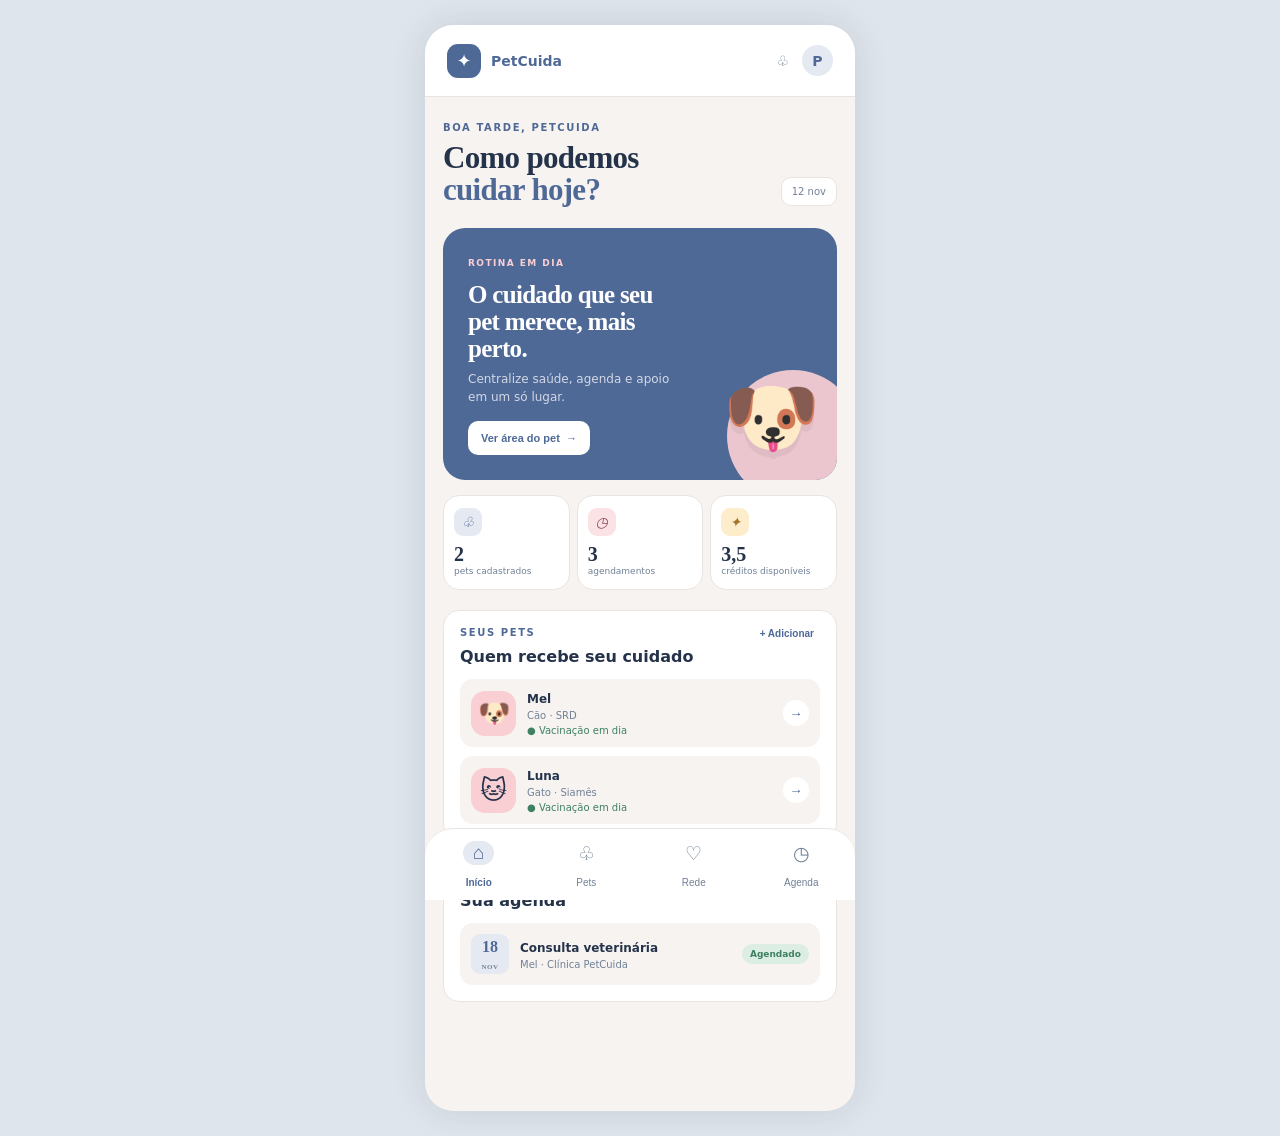
<file: TOPICOS_III/Atividade_XIV_Entrega/Firebase_Hosting/index_0.html>
<!doctype html>
<html lang="pt-BR">
<head>
<meta charset="utf-8"><meta name="viewport" content="width=device-width,initial-scale=1,viewport-fit=cover">
<meta name="theme-color" content="#4f6997"><title>PetCuida · protótipo mobile</title>
<style>
:root{--navy:#4f6997;--deep:#334d79;--pink:#f9cfd3;--pink-strong:#e98ca0;--pink-ink:#8c4a58;--yellow:#feedcb;--lav:#efe3ec;--ink:#25334a;--muted:#718096;--line:#e9e4e0;--cream:#f6f3f1;--white:#fff;--green:#3e8061;--shadow:0 18px 48px #25334a14}*{box-sizing:border-box}body{margin:0;background:#dfe5ec;color:var(--ink);font:14px Inter,system-ui,-apple-system,"Segoe UI",sans-serif}.phone{width:min(100%,430px);min-height:100vh;margin:auto;background:var(--cream);overflow:hidden;box-shadow:0 0 35px #25334a22}.appbar{height:72px;background:#fff;display:flex;align-items:center;justify-content:space-between;padding:0 22px;border-bottom:1px solid var(--line);position:sticky;top:0;z-index:5}.brand{display:flex;align-items:center;gap:10px;color:var(--navy);font-weight:800}.brand-mark{width:34px;height:34px;border-radius:11px;background:var(--navy);display:grid;place-items:center;color:#fff;font-size:18px}.actions{display:flex;align-items:center;gap:13px;color:var(--muted)}.avatar{width:31px;height:31px;border-radius:50%;background:#e4e9f2;color:var(--navy);display:grid;place-items:center;font-weight:800}.screen{display:none;padding:25px 18px 96px}.screen.active{display:block}h1,h2,h3,p{margin:0}h1,h2{font-family:Georgia,serif;letter-spacing:-.7px}.eyebrow{color:var(--navy);font-size:10px;letter-spacing:.16em;font-weight:800;margin-bottom:9px}.muted{color:var(--muted);line-height:1.55}.welcome{display:flex;justify-content:space-between;align-items:flex-end;margin-bottom:22px}.welcome h1{font-size:31px;line-height:1.03}.welcome em,h1 em{color:var(--navy);font-style:normal}.date{font-size:10px;color:var(--muted);background:#fff;border:1px solid var(--line);padding:8px 10px;border-radius:10px}.hero{min-height:212px;background:var(--navy);border-radius:22px;color:#fff;padding:25px;position:relative;overflow:hidden;margin-bottom:15px}.hero small{color:var(--pink);font-size:9px;letter-spacing:.16em;font-weight:800}.hero h2{font-size:25px;line-height:1.08;margin:12px 0 8px;max-width:220px}.hero p{color:#ffffffbd;font-size:12px;max-width:210px;line-height:1.5}.hero button{border:0;border-radius:10px;background:#fff;color:var(--navy);padding:11px 13px;font-weight:800;font-size:11px;margin-top:15px}.sun{position:absolute;width:132px;height:132px;border-radius:50%;background:var(--pink);right:-22px;bottom:-22px;opacity:.92}.pet{position:absolute;right:17px;bottom:17px;font-size:78px;filter:drop-shadow(0 7px 0 #0000000d)}.metrics{display:grid;grid-template-columns:repeat(3,1fr);gap:7px;margin-bottom:20px}.metric,.card{background:#fff;border:1px solid var(--line);border-radius:16px}.metric{padding:12px 10px}.metric-icon{width:28px;height:28px;border-radius:9px;display:grid;place-items:center;margin-bottom:7px}.blue{background:#e4e9f2;color:var(--navy)}.pink{background:#fbe3e5;color:var(--pink-ink)}.yellow{background:var(--yellow);color:#a1762d}.metric strong{display:block;font:700 20px Georgia,serif}.metric span{display:block;color:var(--muted);font-size:9px;line-height:1.25}.section-head{display:flex;justify-content:space-between;align-items:flex-start;margin-bottom:13px}.section-head h3{font-size:16px}.link{background:none;border:0;color:var(--navy);font-size:10px;font-weight:800}.card{padding:16px;margin-bottom:13px}.pet-row,.appt{display:flex;gap:11px;align-items:center;padding:11px;background:var(--cream);border-radius:13px;margin-top:9px}.pet-face{width:45px;height:45px;border-radius:14px;background:var(--pink);display:grid;place-items:center;font-size:26px}.pet-row strong,.appt strong{font-size:12px}.pet-row small,.appt small{display:block;color:var(--muted);font-size:10px;margin-top:4px}.go{margin-left:auto;border:0;background:#fff;color:var(--navy);border-radius:50%;width:26px;height:26px}.appt-date{width:38px;height:40px;border-radius:9px;background:#e4e9f2;color:var(--navy);display:grid;place-items:center;font:700 16px Georgia,serif}.appt-date small{font-size:7px;margin:0;letter-spacing:.08em}.bottom{position:fixed;bottom:0;width:min(100%,430px);height:72px;background:#fff;border-top:1px solid var(--line);display:grid;grid-template-columns:repeat(4,1fr);z-index:6;padding-bottom:env(safe-area-inset-bottom)}.tab{border:0;background:none;color:var(--muted);font-size:10px;display:grid;place-items:center;gap:3px;padding:8px}.tab b{font-size:19px;font-weight:400}.tab.active{color:var(--navy);font-weight:800}.tab.active b{background:#e4e9f2;border-radius:12px;padding:1px 10px}.title{margin-bottom:19px}.title h1{font-size:31px;line-height:1.06}.service{display:grid;grid-template-columns:40px 1fr;gap:12px;align-items:start}.service-icon{width:40px;height:40px;border-radius:13px;background:var(--pink);color:var(--pink-ink);display:grid;place-items:center;font-size:20px}.service h3{font-size:14px;margin:2px 0 5px}.service p{font-size:10px;color:var(--muted);line-height:1.4}.price{color:var(--navy);font-weight:800;margin-top:8px;display:block}.primary{width:100%;border:0;background:var(--navy);color:#fff;border-radius:11px;padding:13px;font-weight:800;margin-top:13px}.agenda-item{display:flex;gap:12px;align-items:center;border-bottom:1px solid var(--line);padding:13px 0}.agenda-item:last-child{border:0}.agenda-icon{width:38px;height:38px;border-radius:12px;background:#e4e9f2;color:var(--navy);display:grid;place-items:center;font-size:19px}.badge{margin-left:auto;background:#dcede4;color:var(--green);padding:5px 8px;border-radius:20px;font-size:9px;font-weight:800}.toast{position:fixed;left:18px;right:18px;bottom:84px;background:var(--ink);color:#fff;border-radius:12px;padding:12px;text-align:center;font-size:12px;z-index:9;display:none}.toast.show{display:block}@media(min-width:431px){.phone{margin:25px auto;min-height:calc(100vh - 50px);border-radius:28px}.appbar,.bottom{width:min(100%,430px);margin:auto;border-radius:28px 28px 0 0}}
</style>
</head>
<body><main class="phone" aria-label="Protótipo mobile PetCuida">
<header class="appbar"><div class="brand"><span class="brand-mark">✦</span>PetCuida</div><div class="actions"><span>♧</span><span class="avatar">P</span></div></header>
<section id="home" class="screen active"><div class="welcome"><div><p class="eyebrow">BOA TARDE, PETCUIDA</p><h1>Como podemos<br><em>cuidar hoje?</em></h1></div><span class="date">12 nov</span></div><div class="hero"><small>ROTINA EM DIA</small><h2>O cuidado que seu pet merece, mais perto.</h2><p>Centralize saúde, agenda e apoio em um só lugar.</p><button onclick="show('pets')">Ver área do pet&nbsp; →</button><span class="sun"></span><span class="pet">🐶</span></div><div class="metrics"><div class="metric"><i class="metric-icon blue">♧</i><strong>2</strong><span>pets cadastrados</span></div><div class="metric"><i class="metric-icon pink">◷</i><strong>3</strong><span>agendamentos</span></div><div class="metric"><i class="metric-icon yellow">✦</i><strong>3,5</strong><span>créditos disponíveis</span></div></div><div class="card"><div class="section-head"><div><p class="eyebrow">SEUS PETS</p><h3>Quem recebe seu cuidado</h3></div><button class="link" onclick="toast('Cadastro de pet em breve')">+ Adicionar</button></div><div class="pet-row"><span class="pet-face">🐶</span><div><strong>Mel</strong><small>Cão · SRD</small><small style="color:#3e8061">● Vacinação em dia</small></div><button class="go" onclick="show('pets')">→</button></div><div class="pet-row"><span class="pet-face">🐱</span><div><strong>Luna</strong><small>Gato · Siamês</small><small style="color:#3e8061">● Vacinação em dia</small></div><button class="go" onclick="show('pets')">→</button></div></div><div class="card"><div class="section-head"><div><p class="eyebrow">PRÓXIMOS PASSOS</p><h3>Sua agenda</h3></div><button class="link" onclick="show('agenda')">Ver tudo</button></div><div class="appt"><span class="appt-date">18<small>NOV</small></span><div><strong>Consulta veterinária</strong><small>Mel · Clínica PetCuida</small></div><span class="badge">Agendado</span></div></div></section>
<section id="pets" class="screen"><div class="title"><p class="eyebrow">ÁREA DO PET</p><h1>Saúde e história<br><em>em um só lugar.</em></h1><p class="muted" style="margin-top:9px">Informações essenciais para cuidar com tranquilidade.</p></div><div class="card"><div class="pet-row" style="margin:0"><span class="pet-face" style="width:58px;height:58px;font-size:33px">🐶</span><div><span class="badge" style="margin:0">PERFIL ATIVO</span><strong style="display:block;margin-top:7px">Mel</strong><small>Cão · SRD</small></div></div><div class="agenda-item"><span>Próxima vacina</span><strong style="margin-left:auto;font-size:11px">V10 · em 42 dias</strong></div><div class="agenda-item"><span>Última consulta</span><strong style="margin-left:auto;font-size:11px">18 out 2026</strong></div><button class="primary" onclick="toast('Prontuário aberto')">Ver prontuário completo</button></div><div class="card"><div class="section-head"><div><p class="eyebrow">CUIDADOS</p><h3>Atalhos rápidos</h3></div></div><button class="primary" style="margin-top:0" onclick="show('network')">Encontrar um serviço</button></div></section>
<section id="network" class="screen"><div class="title"><p class="eyebrow">REDE SOLIDÁRIA</p><h1>Apoio para cuidar<br><em>sem pesar.</em></h1><p class="muted" style="margin-top:9px">Serviços parceiros com opções acessíveis.</p></div><div class="card service"><span class="service-icon">✚</span><div><h3>Consulta veterinária</h3><p>Avaliação clínica geral com acolhimento.</p><strong class="price">R$ 80,00</strong><small class="muted">Clínica PetCuida · presencial</small><button class="primary" onclick="toast('Oferta selecionada')">Agendar atendimento</button></div></div><div class="card service"><span class="service-icon">♡</span><div><h3>Vacinação</h3><p>Aplicação e orientação para manter a carteirinha em dia.</p><strong class="price">R$ 45,00</strong><small class="muted">Rede parceira · presencial</small><button class="primary" onclick="toast('Oferta selecionada')">Agendar atendimento</button></div></div></section>
<section id="agenda" class="screen"><div class="title"><p class="eyebrow">MINHA AGENDA</p><h1>Compromissos que<br><em>fazem bem.</em></h1></div><div class="card"><div class="agenda-item"><span class="agenda-icon">◷</span><div><strong>Consulta veterinária</strong><small>Mel · Clínica PetCuida · 18 nov, 14h</small></div><span class="badge">Agendado</span></div><div class="agenda-item"><span class="agenda-icon">✚</span><div><strong>Vacinação</strong><small>Luna · Rede parceira · 28 nov, 10h</small></div><span class="badge">Agendado</span></div></div></section>
<nav class="bottom"><button class="tab active" data-target="home" onclick="show('home')"><b>⌂</b>Início</button><button class="tab" data-target="pets" onclick="show('pets')"><b>♧</b>Pets</button><button class="tab" data-target="network" onclick="show('network')"><b>♡</b>Rede</button><button class="tab" data-target="agenda" onclick="show('agenda')"><b>◷</b>Agenda</button></nav><div id="toast" class="toast" role="status"></div></main>
<script>function show(id){document.querySelectorAll('.screen').forEach(s=>s.classList.toggle('active',s.id===id));document.querySelectorAll('.tab').forEach(t=>t.classList.toggle('active',t.dataset.target===id));window.scrollTo({top:0,behavior:'smooth'})}function toast(text){const el=document.getElementById('toast');el.textContent='✓ '+text;el.classList.add('show');setTimeout(()=>el.classList.remove('show'),2200)}</script>
</body></html>
</file>
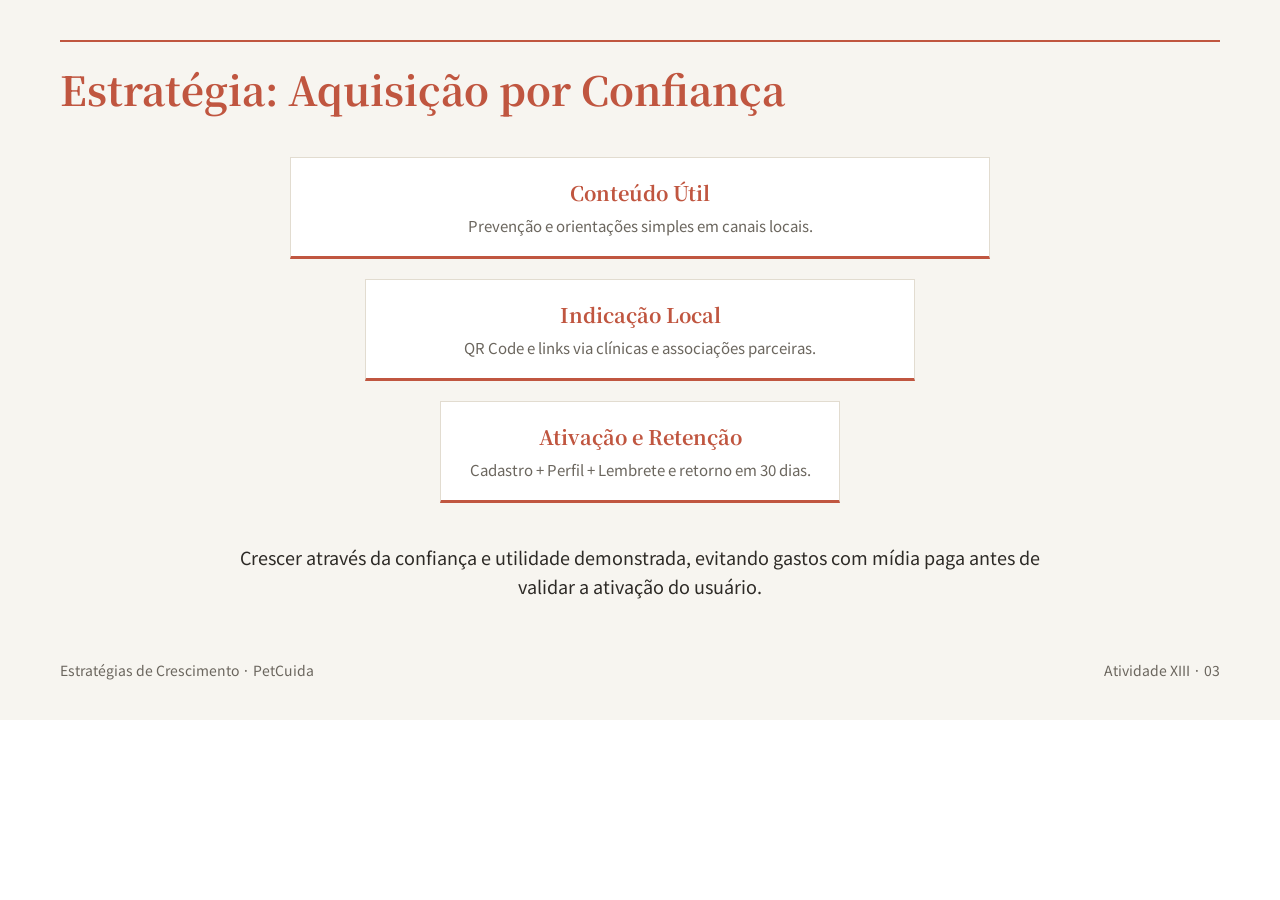
<file: TOPICOS_III/Atividade_XIII/Previas/Alfa_A/Versao_A2/Apresentacoes/Atividade_XIII/aquisicao_confianca.html>
<!DOCTYPE html>
<html lang="pt-BR">
<head>
  <meta charset="utf-8">
  <link href="https://fonts.googleapis.com/css2?family=Noto+Serif+JP:wght@700&family=Noto+Sans+JP:wght@400;700&display=swap" rel="stylesheet">
  <style>
    * { margin: 0; padding: 0; box-sizing: border-box; }
    .slide-container { width: 1280px; min-height: 720px; background: #F7F5F0; color: #2D2A26; font-family: 'Noto Sans JP', sans-serif; padding: 60px; position: relative; }
    .top-line { position: absolute; top: 40px; left: 60px; right: 60px; height: 2px; background: #C05640; }
    h1 { font-family: 'Noto Serif JP', serif; font-size: 40px; color: #C05640; margin-bottom: 40px; }
    .funnel { display: flex; flex-direction: column; align-items: center; gap: 20px; }
    .step { width: 600px; padding: 20px; text-align: center; border: 1px solid #E2DCD0; background: #FFFFFF; position: relative; }
    .step:nth-child(1) { width: 700px; border-bottom: 3px solid #C05640; }
    .step:nth-child(2) { width: 550px; border-bottom: 3px solid #C05640; }
    .step:nth-child(3) { width: 400px; border-bottom: 3px solid #C05640; }
    .step h3 { font-family: 'Noto Serif JP', serif; font-size: 20px; color: #C05640; }
    .step p { font-size: 15px; color: #6B665E; margin-top: 8px; }
    .desc { margin-top: 40px; font-size: 18px; line-height: 1.6; text-align: center; max-width: 800px; margin-left: auto; margin-right: auto; }
    .footer { position: absolute; bottom: 40px; left: 60px; right: 60px; display: flex; justify-content: space-between; font-size: 14px; color: #6B665E; }
  </style>
</head>
<body>
  <div class="slide-container">
    <div class="top-line"></div>
    <h1>Estratégia: Aquisição por Confiança</h1>
    <div class="funnel">
      <div class="step"><h3>Conteúdo Útil</h3><p>Prevenção e orientações simples em canais locais.</p></div>
      <div class="step"><h3>Indicação Local</h3><p>QR Code e links via clínicas e associações parceiras.</p></div>
      <div class="step"><h3>Ativação e Retenção</h3><p>Cadastro + Perfil + Lembrete e retorno em 30 dias.</p></div>
    </div>
    <p class="desc">Crescer através da confiança e utilidade demonstrada, evitando gastos com mídia paga antes de validar a ativação do usuário.</p>
    <div class="footer"><span>Estratégias de Crescimento · PetCuida</span><span>Atividade XIII · 03</span></div>
  </div>
</body>
</html>
</file>
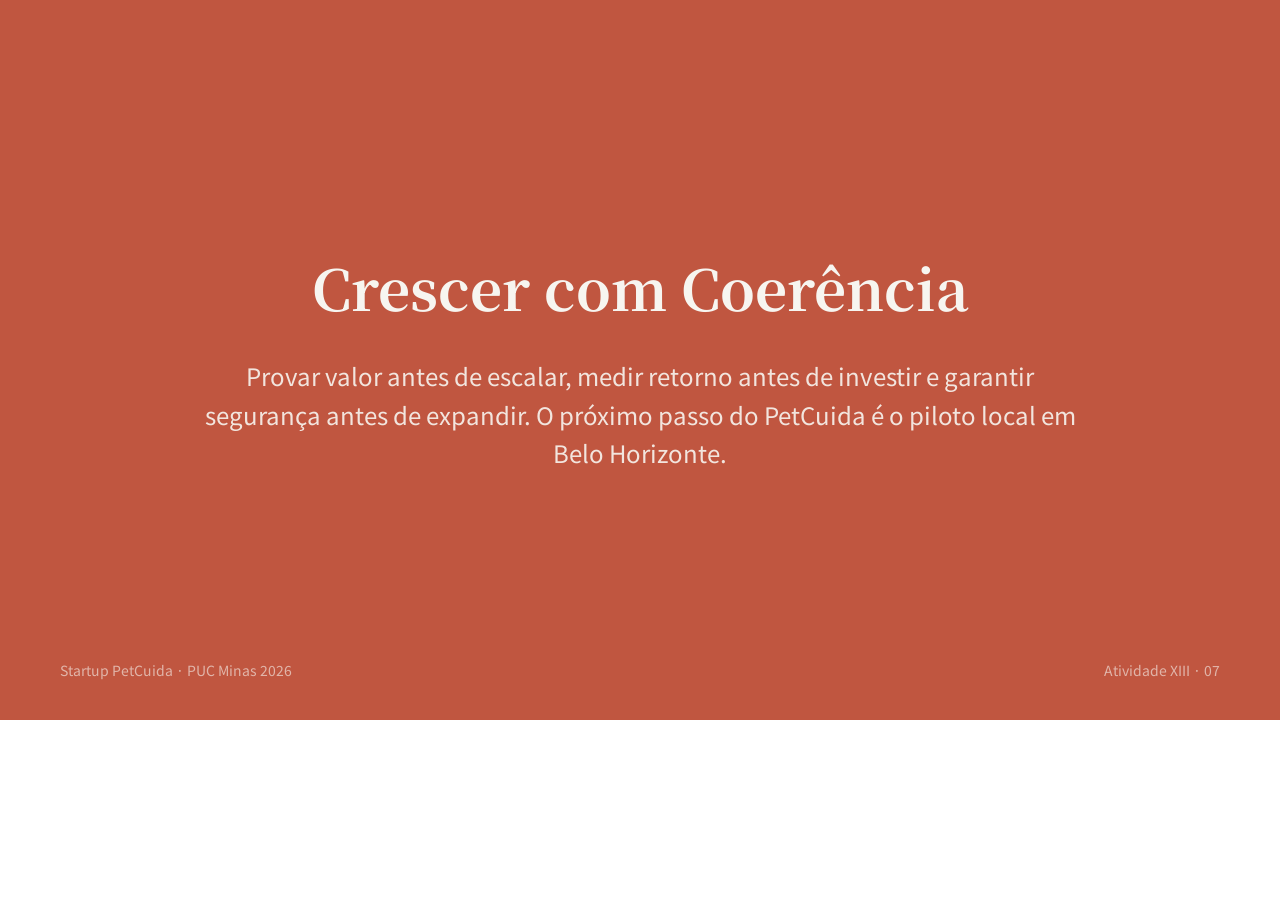
<file: TOPICOS_III/Atividade_XIII/Previas/Alfa_A/Versao_A2/Apresentacoes/Atividade_XIII/conclusao_xiii.html>
<!DOCTYPE html>
<html lang="pt-BR">
<head>
  <meta charset="utf-8">
  <link href="https://fonts.googleapis.com/css2?family=Noto+Serif+JP:wght@700&family=Noto+Sans+JP:wght@400;700&display=swap" rel="stylesheet">
  <style>
    * { margin: 0; padding: 0; box-sizing: border-box; }
    .slide-container { width: 1280px; min-height: 720px; background: #C05640; color: #F7F5F0; font-family: 'Noto Sans JP', sans-serif; display: flex; align-items: center; justify-content: center; text-align: center; padding: 60px; position: relative; }
    .content { max-width: 900px; }
    h1 { font-family: 'Noto Serif JP', serif; font-size: 56px; margin-bottom: 30px; }
    p { font-size: 24px; line-height: 1.6; color: rgba(247, 245, 240, 0.9); }
    .footer { position: absolute; bottom: 40px; left: 60px; right: 60px; display: flex; justify-content: space-between; font-size: 14px; color: rgba(247, 245, 240, 0.6); }
  </style>
</head>
<body>
  <div class="slide-container">
    <div class="content">
      <h1>Crescer com Coerência</h1>
      <p>Provar valor antes de escalar, medir retorno antes de investir e garantir segurança antes de expandir. O próximo passo do PetCuida é o piloto local em Belo Horizonte.</p>
    </div>
    <div class="footer">
      <span>Startup PetCuida · PUC Minas 2026</span>
      <span>Atividade XIII · 07</span>
    </div>
  </div>
</body>
</html>
</file>
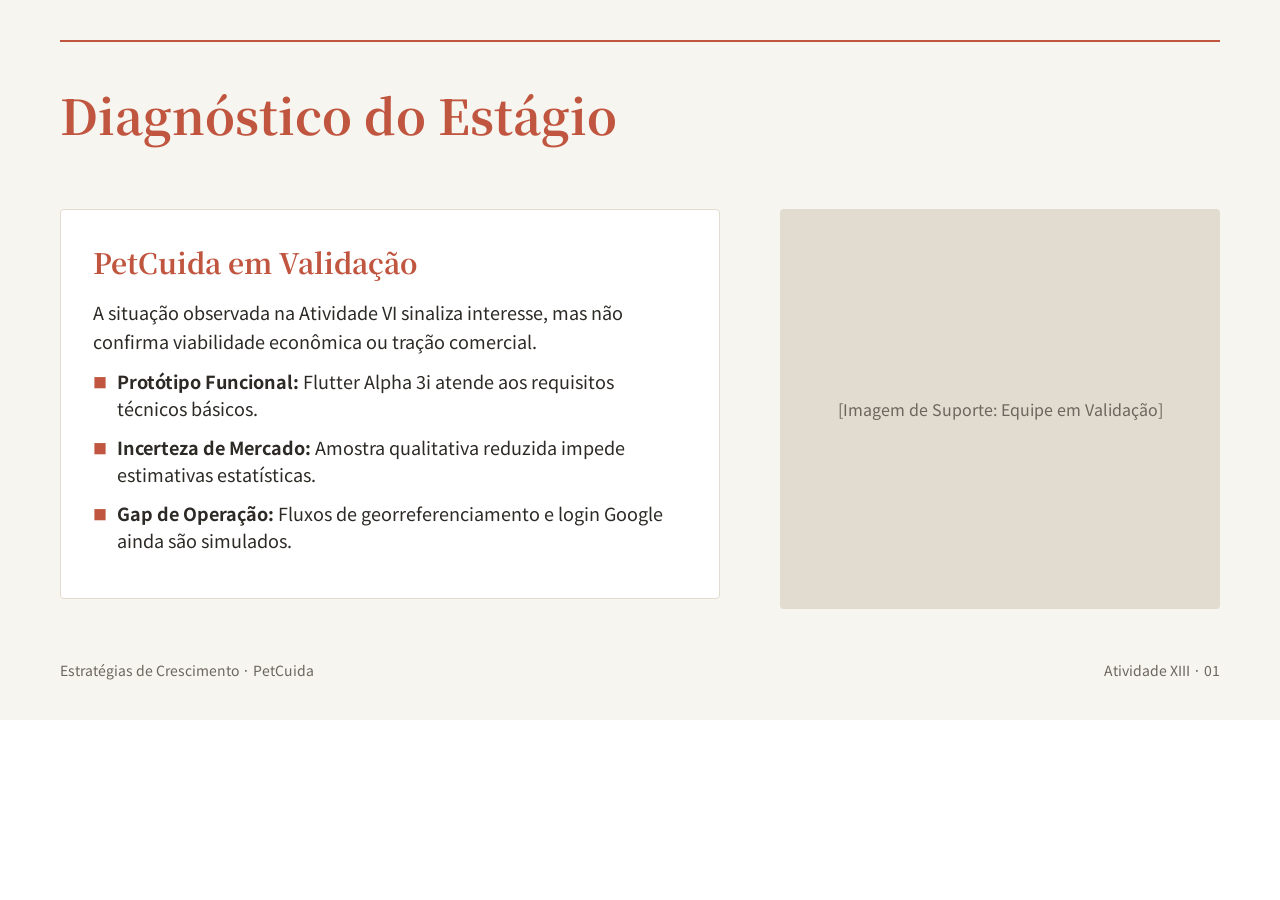
<file: TOPICOS_III/Atividade_XIII/Previas/Alfa_A/Versao_A2/Apresentacoes/Atividade_XIII/diagnostico.html>
<!DOCTYPE html>
<html lang="pt-BR">
<head>
  <meta charset="utf-8">
  <link href="https://fonts.googleapis.com/css2?family=Noto+Serif+JP:wght@700&family=Noto+Sans+JP:wght@400;700&display=swap" rel="stylesheet">
  <style>
    * { margin: 0; padding: 0; box-sizing: border-box; }
    .slide-container { width: 1280px; min-height: 720px; background: #F7F5F0; color: #2D2A26; font-family: 'Noto Sans JP', sans-serif; padding: 60px; position: relative; }
    .top-line { position: absolute; top: 40px; left: 60px; right: 60px; height: 2px; background: #C05640; }
    h1 { font-family: 'Noto Serif JP', serif; font-size: 48px; margin-top: 20px; margin-bottom: 60px; color: #C05640; }
    .content { display: grid; grid-template-columns: 1.2fr 0.8fr; gap: 60px; align-items: start; }
    .analysis { display: flex; flex-direction: column; gap: 32px; }
    .card { background: #FFFFFF; border: 1px solid #E2DCD0; border-radius: 4px; padding: 32px; }
    h2 { font-family: 'Noto Serif JP', serif; font-size: 28px; color: #C05640; margin-bottom: 16px; }
    p { font-size: 18px; line-height: 1.6; margin-bottom: 12px; }
    ul { list-style: none; padding-left: 0; }
    li { position: relative; padding-left: 24px; margin-bottom: 12px; font-size: 18px; line-height: 1.5; }
    li::before { content: '■'; position: absolute; left: 0; color: #C05640; font-size: 14px; top: 4px; }
    .footer { position: absolute; bottom: 40px; left: 60px; right: 60px; display: flex; justify-content: space-between; font-size: 14px; color: #6B665E; }
  </style>
</head>
<body>
  <div class="slide-container">
    <div class="top-line"></div>
    <h1>Diagnóstico do Estágio</h1>
    <div class="content">
      <div class="analysis">
        <div class="card">
          <h2>PetCuida em Validação</h2>
          <p>A situação observada na Atividade VI sinaliza interesse, mas não confirma viabilidade econômica ou tração comercial.</p>
          <ul>
            <li><strong>Protótipo Funcional:</strong> Flutter Alpha 3i atende aos requisitos técnicos básicos.</li>
            <li><strong>Incerteza de Mercado:</strong> Amostra qualitativa reduzida impede estimativas estatísticas.</li>
            <li><strong>Gap de Operação:</strong> Fluxos de georreferenciamento e login Google ainda são simulados.</li>
          </ul>
        </div>
      </div>
      <div style="background: #E2DCD0; width: 100%; height: 400px; display: flex; align-items: center; justify-content: center; border-radius: 4px;">
        <span style="color: #6B665E;">[Imagem de Suporte: Equipe em Validação]</span>
      </div>
    </div>
    <div class="footer">
      <span>Estratégias de Crescimento · PetCuida</span>
      <span>Atividade XIII · 01</span>
    </div>
  </div>
</body>
</html>
</file>
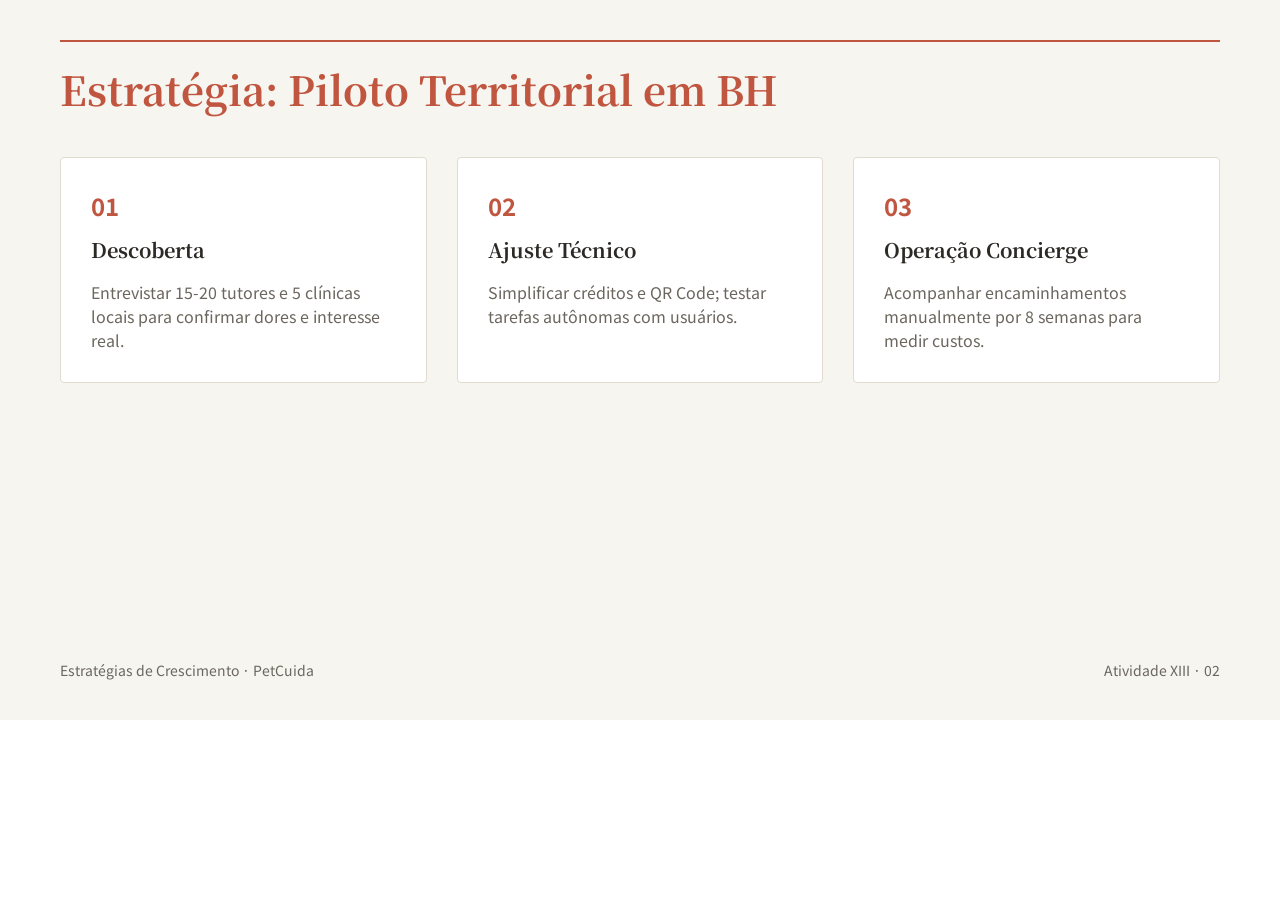
<file: TOPICOS_III/Atividade_XIII/Previas/Alfa_A/Versao_A2/Apresentacoes/Atividade_XIII/estrategia_piloto.html>
<!DOCTYPE html>
<html lang="pt-BR">
<head>
  <meta charset="utf-8">
  <link href="https://fonts.googleapis.com/css2?family=Noto+Serif+JP:wght@700&family=Noto+Sans+JP:wght@400;700&display=swap" rel="stylesheet">
  <style>
    * { margin: 0; padding: 0; box-sizing: border-box; }
    .slide-container { width: 1280px; min-height: 720px; background: #F7F5F0; color: #2D2A26; font-family: 'Noto Sans JP', sans-serif; padding: 60px; position: relative; }
    .top-line { position: absolute; top: 40px; left: 60px; right: 60px; height: 2px; background: #C05640; }
    h1 { font-family: 'Noto Serif JP', serif; font-size: 40px; color: #C05640; margin-bottom: 40px; }
    .grid { display: grid; grid-template-columns: repeat(3, 1fr); gap: 30px; }
    .step { background: #FFFFFF; border: 1px solid #E2DCD0; padding: 30px; border-radius: 4px; }
    .num { font-size: 24px; font-weight: 700; color: #C05640; margin-bottom: 12px; display: block; }
    h3 { font-family: 'Noto Serif JP', serif; font-size: 20px; margin-bottom: 16px; }
    p { font-size: 16px; line-height: 1.5; color: #6B665E; }
    .footer { position: absolute; bottom: 40px; left: 60px; right: 60px; display: flex; justify-content: space-between; font-size: 14px; color: #6B665E; }
  </style>
</head>
<body>
  <div class="slide-container">
    <div class="top-line"></div>
    <h1>Estratégia: Piloto Territorial em BH</h1>
    <div class="grid">
      <div class="step"><span class="num">01</span><h3>Descoberta</h3><p>Entrevistar 15-20 tutores e 5 clínicas locais para confirmar dores e interesse real.</p></div>
      <div class="step"><span class="num">02</span><h3>Ajuste Técnico</h3><p>Simplificar créditos e QR Code; testar tarefas autônomas com usuários.</p></div>
      <div class="step"><span class="num">03</span><h3>Operação Concierge</h3><p>Acompanhar encaminhamentos manualmente por 8 semanas para medir custos.</p></div>
    </div>
    <div class="footer"><span>Estratégias de Crescimento · PetCuida</span><span>Atividade XIII · 02</span></div>
  </div>
</body>
</html>
</file>
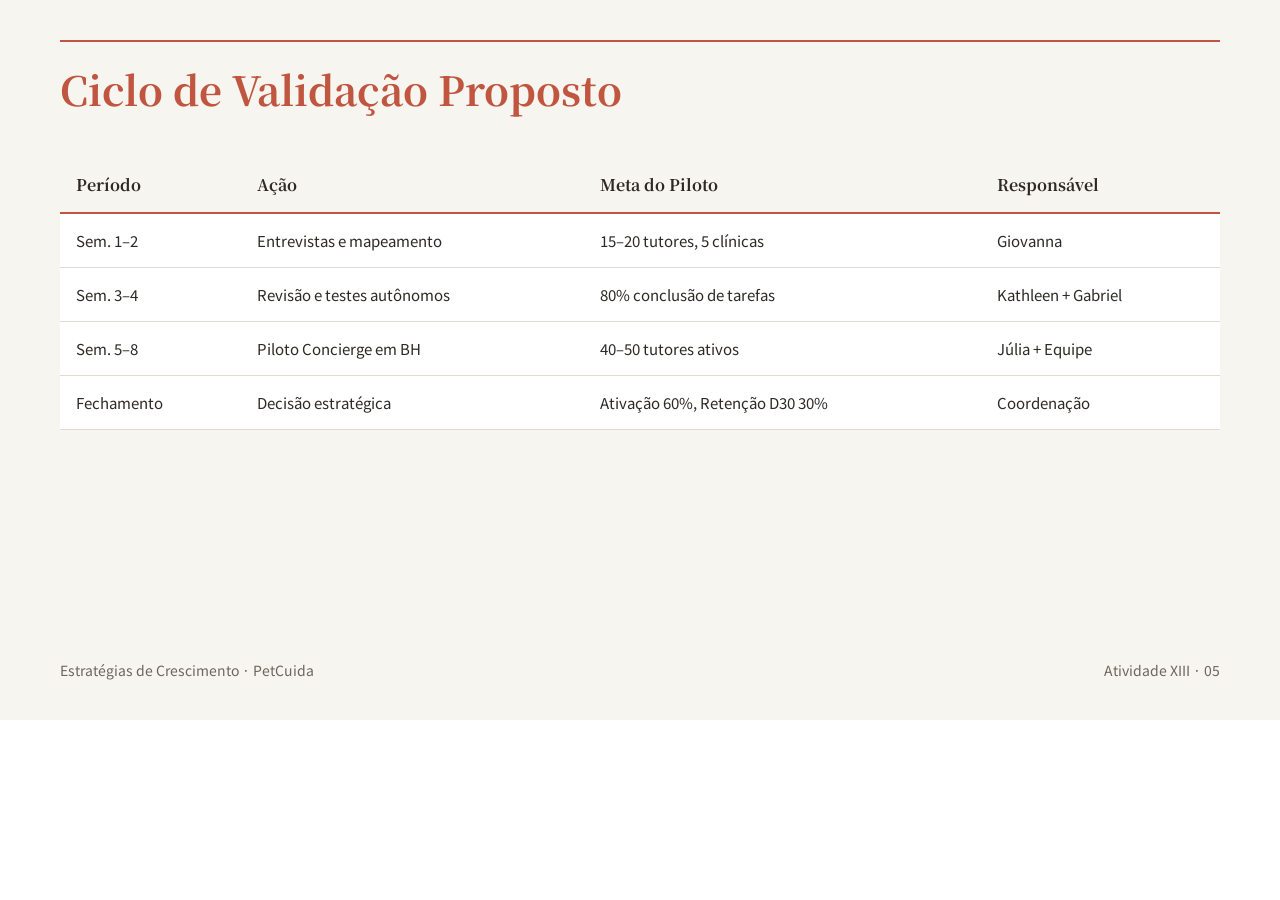
<file: TOPICOS_III/Atividade_XIII/Previas/Alfa_A/Versao_A2/Apresentacoes/Atividade_XIII/plano_indicadores.html>
<!DOCTYPE html>
<html lang="pt-BR">
<head>
  <meta charset="utf-8">
  <link href="https://fonts.googleapis.com/css2?family=Noto+Serif+JP:wght@700&family=Noto+Sans+JP:wght@400;700&display=swap" rel="stylesheet">
  <style>
    * { margin: 0; padding: 0; box-sizing: border-box; }
    .slide-container { width: 1280px; min-height: 720px; background: #F7F5F0; color: #2D2A26; font-family: 'Noto Sans JP', sans-serif; padding: 60px; position: relative; }
    .top-line { position: absolute; top: 40px; left: 60px; right: 60px; height: 2px; background: #C05640; }
    h1 { font-family: 'Noto Serif JP', serif; font-size: 40px; color: #C05640; margin-bottom: 40px; }
    table { width: 100%; border-collapse: collapse; background: #FFFFFF; }
    th { text-align: left; padding: 16px; background: #F7F5F0; border-bottom: 2px solid #C05640; font-family: 'Noto Serif JP', serif; }
    td { padding: 16px; border-bottom: 1px solid #E2DCD0; font-size: 15px; }
    .footer { position: absolute; bottom: 40px; left: 60px; right: 60px; display: flex; justify-content: space-between; font-size: 14px; color: #6B665E; }
  </style>
</head>
<body>
  <div class="slide-container">
    <div class="top-line"></div>
    <h1>Ciclo de Validação Proposto</h1>
    <table>
      <thead><tr><th>Período</th><th>Ação</th><th>Meta do Piloto</th><th>Responsável</th></tr></thead>
      <tbody>
        <tr><td>Sem. 1–2</td><td>Entrevistas e mapeamento</td><td>15–20 tutores, 5 clínicas</td><td>Giovanna</td></tr>
        <tr><td>Sem. 3–4</td><td>Revisão e testes autônomos</td><td>80% conclusão de tarefas</td><td>Kathleen + Gabriel</td></tr>
        <tr><td>Sem. 5–8</td><td>Piloto Concierge em BH</td><td>40–50 tutores ativos</td><td>Júlia + Equipe</td></tr>
        <tr><td>Fechamento</td><td>Decisão estratégica</td><td>Ativação 60%, Retenção D30 30%</td><td>Coordenação</td></tr>
      </tbody>
    </table>
    <div class="footer"><span>Estratégias de Crescimento · PetCuida</span><span>Atividade XIII · 05</span></div>
  </div>
</body>
</html>
</file>
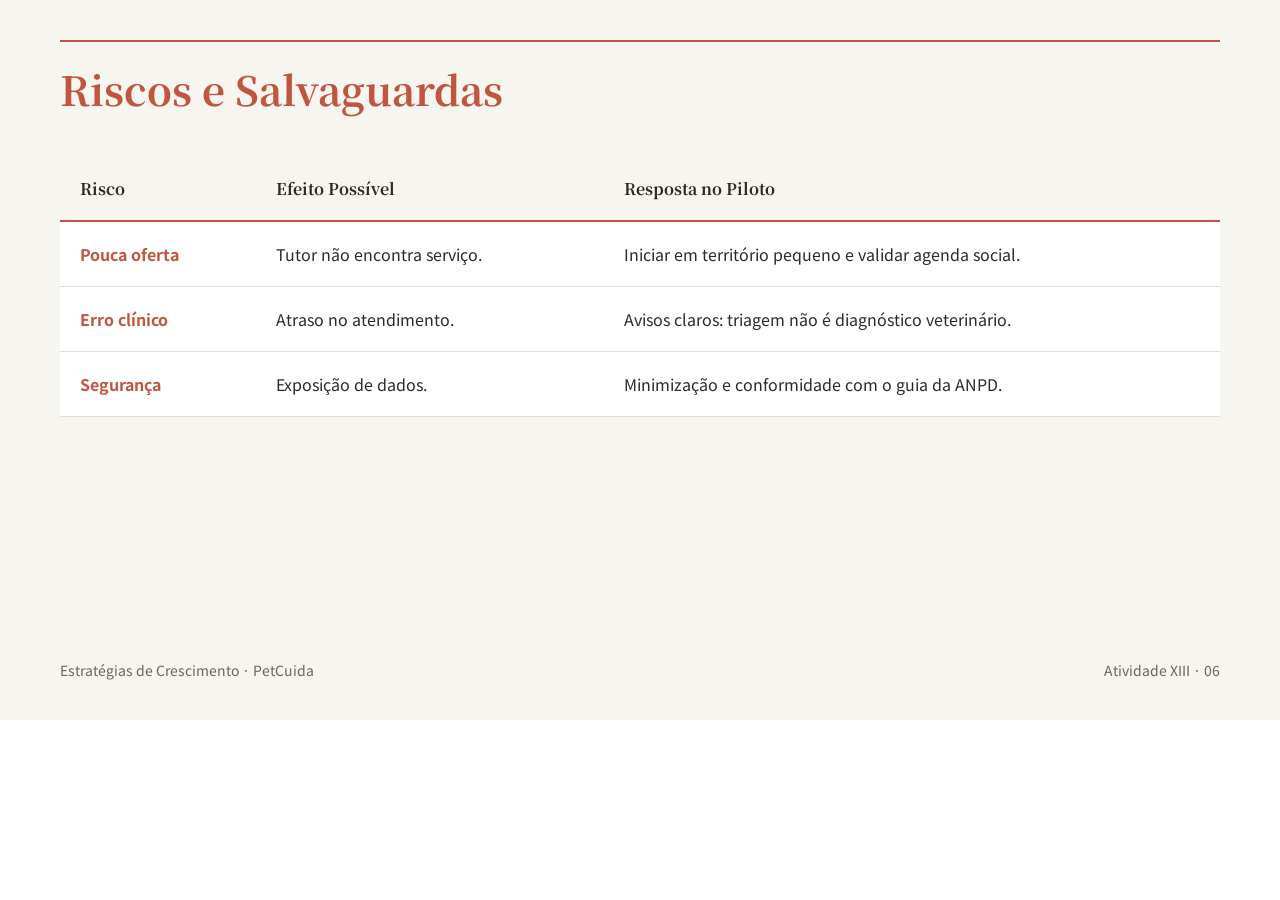
<file: TOPICOS_III/Atividade_XIII/Previas/Alfa_A/Versao_A2/Apresentacoes/Atividade_XIII/riscos_salvaguardas.html>
<!DOCTYPE html>
<html lang="pt-BR">
<head>
  <meta charset="utf-8">
  <link href="https://fonts.googleapis.com/css2?family=Noto+Serif+JP:wght@700&family=Noto+Sans+JP:wght@400;700&display=swap" rel="stylesheet">
  <style>
    * { margin: 0; padding: 0; box-sizing: border-box; }
    .slide-container { width: 1280px; min-height: 720px; background: #F7F5F0; color: #2D2A26; font-family: 'Noto Sans JP', sans-serif; padding: 60px; position: relative; }
    .top-line { position: absolute; top: 40px; left: 60px; right: 60px; height: 2px; background: #C05640; }
    h1 { font-family: 'Noto Serif JP', serif; font-size: 40px; color: #C05640; margin-bottom: 40px; }
    table { width: 100%; border-collapse: collapse; background: #FFFFFF; }
    th { text-align: left; padding: 20px; background: #F7F5F0; border-bottom: 2px solid #C05640; font-family: 'Noto Serif JP', serif; }
    td { padding: 20px; border-bottom: 1px solid #E2DCD0; vertical-align: top; }
    .risk { font-weight: 700; color: #C05640; }
    .footer { position: absolute; bottom: 40px; left: 60px; right: 60px; display: flex; justify-content: space-between; font-size: 14px; color: #6B665E; }
  </style>
</head>
<body>
  <div class="slide-container">
    <div class="top-line"></div>
    <h1>Riscos e Salvaguardas</h1>
    <table>
      <thead><tr><th>Risco</th><th>Efeito Possível</th><th>Resposta no Piloto</th></tr></thead>
      <tbody>
        <tr><td class="risk">Pouca oferta</td><td>Tutor não encontra serviço.</td><td>Iniciar em território pequeno e validar agenda social.</td></tr>
        <tr><td class="risk">Erro clínico</td><td>Atraso no atendimento.</td><td>Avisos claros: triagem não é diagnóstico veterinário.</td></tr>
        <tr><td class="risk">Segurança</td><td>Exposição de dados.</td><td>Minimização e conformidade com o guia da ANPD.</td></tr>
      </tbody>
    </table>
    <div class="footer"><span>Estratégias de Crescimento · PetCuida</span><span>Atividade XIII · 06</span></div>
  </div>
</body>
</html>
</file>
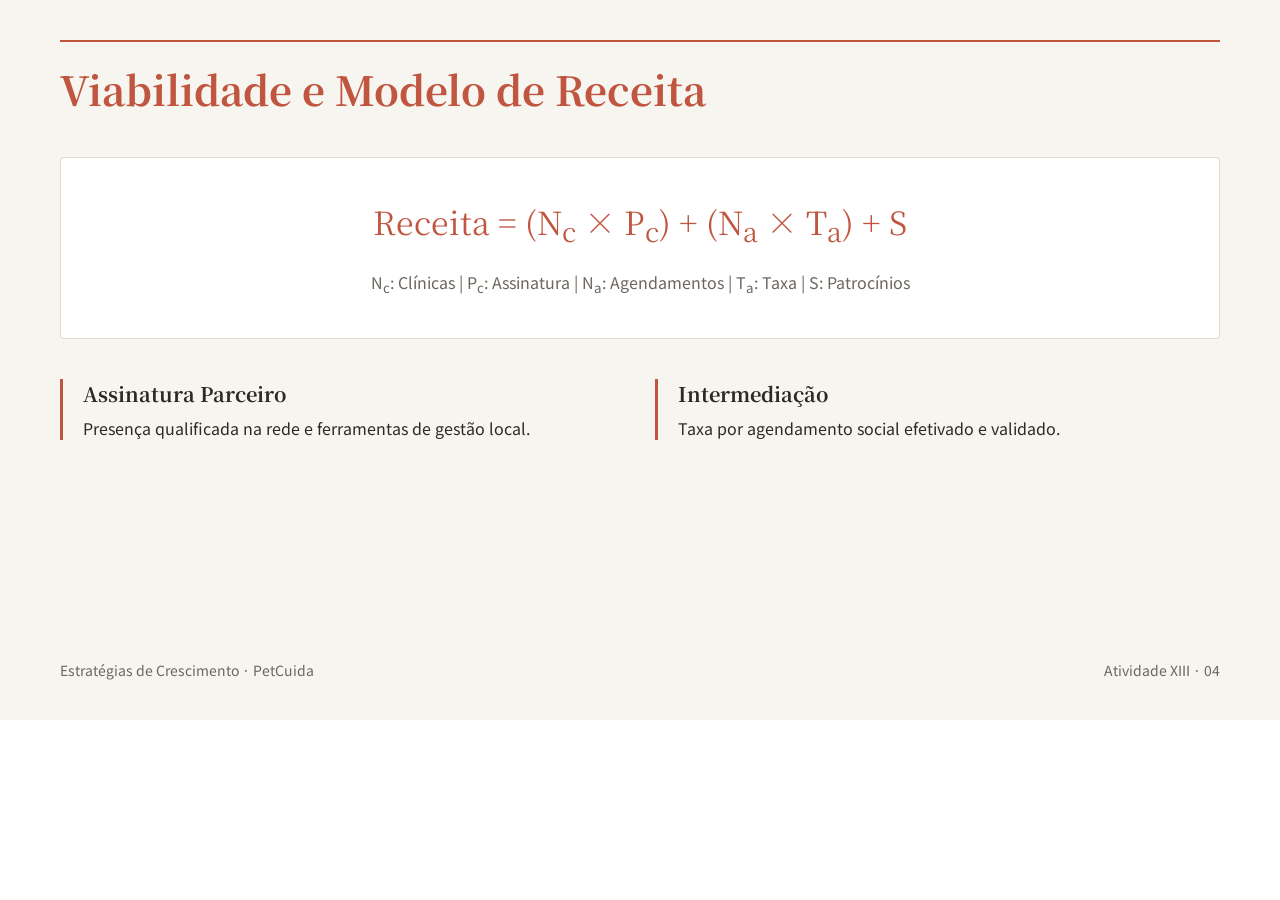
<file: TOPICOS_III/Atividade_XIII/Previas/Alfa_A/Versao_A2/Apresentacoes/Atividade_XIII/viabilidade_modelo.html>
<!DOCTYPE html>
<html lang="pt-BR">
<head>
  <meta charset="utf-8">
  <link href="https://fonts.googleapis.com/css2?family=Noto+Serif+JP:wght@700&family=Noto+Sans+JP:wght@400;700&display=swap" rel="stylesheet">
  <style>
    * { margin: 0; padding: 0; box-sizing: border-box; }
    .slide-container { width: 1280px; min-height: 720px; background: #F7F5F0; color: #2D2A26; font-family: 'Noto Sans JP', sans-serif; padding: 60px; position: relative; }
    .top-line { position: absolute; top: 40px; left: 60px; right: 60px; height: 2px; background: #C05640; }
    h1 { font-family: 'Noto Serif JP', serif; font-size: 40px; color: #C05640; margin-bottom: 40px; }
    .formula-box { background: #FFFFFF; border: 1px solid #E2DCD0; padding: 40px; border-radius: 4px; margin-bottom: 40px; text-align: center; }
    .formula { font-family: 'Noto Serif JP', serif; font-size: 32px; color: #C05640; margin-bottom: 20px; }
    .legend { font-size: 16px; color: #6B665E; }
    .hypotheses { display: grid; grid-template-columns: 1fr 1fr; gap: 30px; }
    .h-card { border-left: 3px solid #C05640; padding-left: 20px; }
    h3 { font-family: 'Noto Serif JP', serif; font-size: 20px; margin-bottom: 8px; }
    .footer { position: absolute; bottom: 40px; left: 60px; right: 60px; display: flex; justify-content: space-between; font-size: 14px; color: #6B665E; }
  </style>
</head>
<body>
  <div class="slide-container">
    <div class="top-line"></div>
    <h1>Viabilidade e Modelo de Receita</h1>
    <div class="formula-box">
      <div class="formula">Receita = (N<sub>c</sub> × P<sub>c</sub>) + (N<sub>a</sub> × T<sub>a</sub>) + S</div>
      <p class="legend">N<sub>c</sub>: Clínicas | P<sub>c</sub>: Assinatura | N<sub>a</sub>: Agendamentos | T<sub>a</sub>: Taxa | S: Patrocínios</p>
    </div>
    <div class="hypotheses">
      <div class="h-card"><h3>Assinatura Parceiro</h3><p>Presença qualificada na rede e ferramentas de gestão local.</p></div>
      <div class="h-card"><h3>Intermediação</h3><p>Taxa por agendamento social efetivado e validado.</p></div>
    </div>
    <div class="footer"><span>Estratégias de Crescimento · PetCuida</span><span>Atividade XIII · 04</span></div>
  </div>
</body>
</html>
</file>
